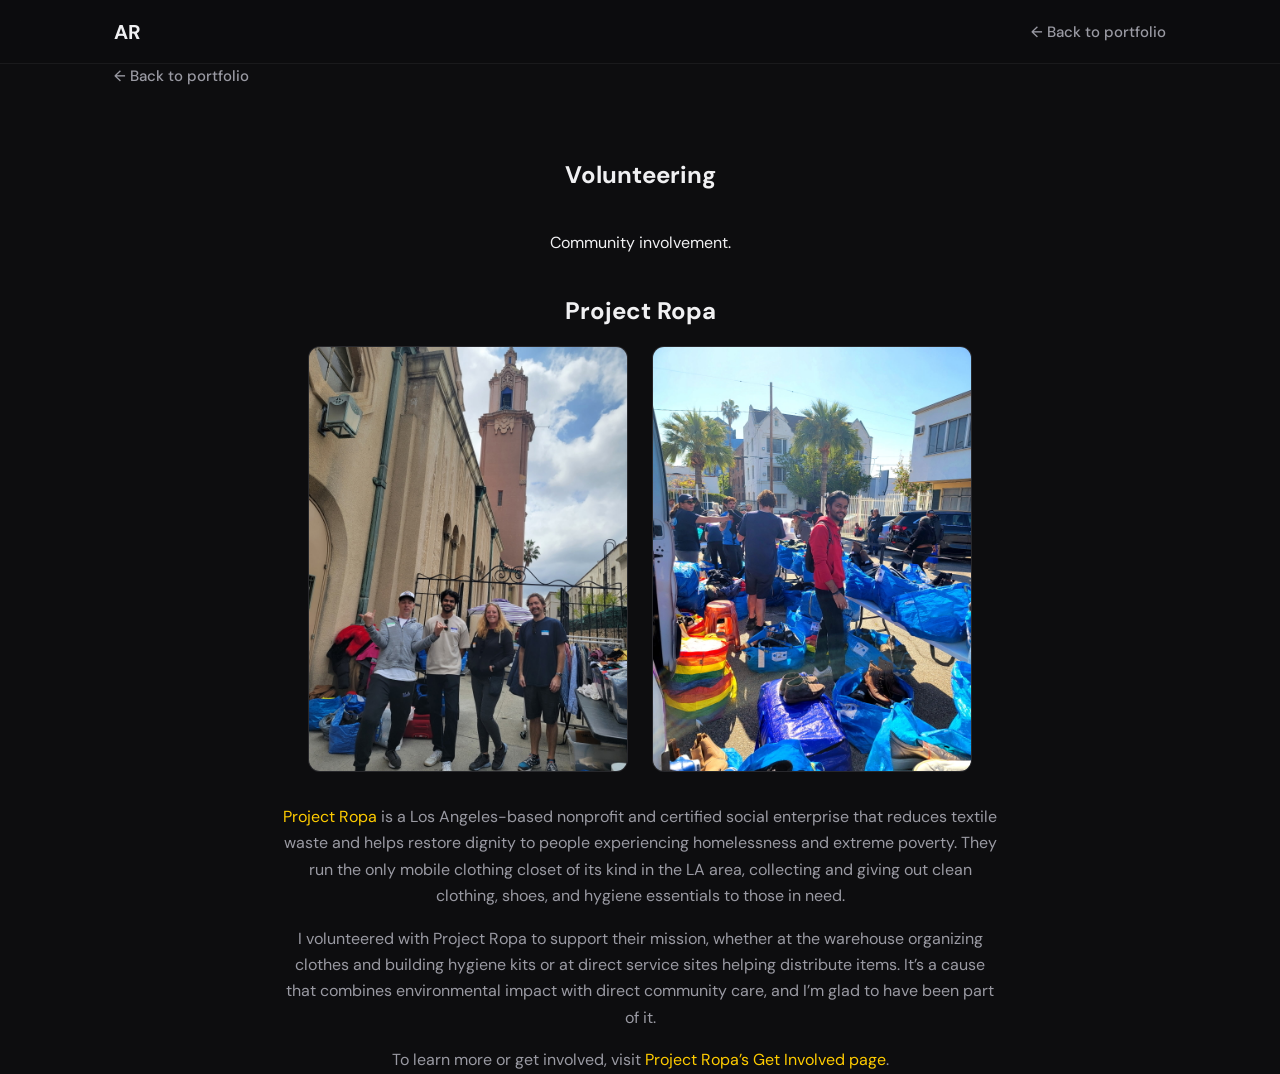
<file: volunteering/index.html>
<!DOCTYPE html>
<html lang="en">
<head>
  <meta charset="UTF-8" />
  <meta name="viewport" content="width=device-width, initial-scale=1.0" />
  <meta name="description" content="Volunteering, Aditya Roy Chowdhury. Community involvement." />
  <title>Volunteering | Aditya Roy Chowdhury</title>
  <link rel="preconnect" href="https://fonts.googleapis.com" />
  <link rel="preconnect" href="https://fonts.gstatic.com" crossorigin />
  <link href="https://fonts.googleapis.com/css2?family=DM+Sans:ital,opsz,wght@0,9..40,400;0,9..40,500;0,9..40,600;0,9..40,700&family=JetBrains+Mono:wght@400;500&display=swap" rel="stylesheet" />
  <link rel="stylesheet" href="../css/variables.css" />
  <link rel="stylesheet" href="../css/base.css" />
  <link rel="stylesheet" href="../css/layout.css" />
  <link rel="stylesheet" href="../css/subpages.css" />
</head>
<body>
  <header class="site-header">
    <nav class="nav" aria-label="Main">
      <a href="../index.html" class="nav__logo">AR</a>
      <a href="../index.html#outside" class="subpage-back" style="margin-left: auto; margin-bottom: 0;">← Back to portfolio</a>
    </nav>
  </header>

  <main class="main" style="padding-top: var(--header-height);">
    <section class="section section--volunteering">
      <div class="container">
        <a href="../index.html#outside" class="subpage-back">← Back to portfolio</a>
        <h1 class="section__title">Volunteering</h1>
        <p class="section__subtitle">Community involvement.</p>

        <article class="volunteering-article">
          <h2 class="section__title" style="font-size: 1.5rem; margin-bottom: var(--space-md);">Project Ropa</h2>
          <div class="volunteering-hero__images">
            <div class="volunteering-hero__image">
              <img src="images/project-ropa.jpg" alt="Project Ropa volunteer work" onerror="this.style.display='none';this.nextElementSibling.classList.add('is-visible')" />
              <div class="volunteering-hero__fallback" aria-hidden="true">Photo</div>
            </div>
            <div class="volunteering-hero__image">
              <img src="images/2144661834471914725.jpg" alt="Project Ropa volunteer work" onerror="this.style.display='none';this.nextElementSibling.classList.add('is-visible')" />
              <div class="volunteering-hero__fallback" aria-hidden="true">Photo</div>
            </div>
          </div>
          <div class="volunteering-content">
            <p><a href="https://www.projectropa.org/" target="_blank" rel="noopener noreferrer">Project Ropa</a> is a Los Angeles-based nonprofit and certified social enterprise that reduces textile waste and helps restore dignity to people experiencing homelessness and extreme poverty. They run the only mobile clothing closet of its kind in the LA area, collecting and giving out clean clothing, shoes, and hygiene essentials to those in need.</p>
            <p>I volunteered with Project Ropa to support their mission, whether at the warehouse organizing clothes and building hygiene kits or at direct service sites helping distribute items. It’s a cause that combines environmental impact with direct community care, and I’m glad to have been part of it.</p>
            <p>To learn more or get involved, visit <a href="https://www.projectropa.org/volunteer/" target="_blank" rel="noopener noreferrer">Project Ropa’s Get Involved page</a>.</p>
          </div>
        </article>
      </div>
    </section>
  </main>
</body>
</html>
</file>
<file: css/variables.css>
/* ===== Theme: dark + accent ===== */
:root {
  /* Backgrounds */
  --bg-primary: #0d0d0f;
  --bg-secondary: #141416;
  --bg-elevated: #1a1a1e;
  --bg-card: #161619;

  /* Text */
  --text-primary: #f0f0f2;
  --text-secondary: #9a9aa3;
  --text-muted: #6b6b73;

  /* Accent - USC Cardinal & Gold */
  --accent: #FFCC00; /* Gold */
  --accent-dim: #990000; /* Cardinal */
  --accent-glow: rgba(255, 204, 0, 0.25);

  /* Borders & surfaces */
  --border: rgba(255, 255, 255, 0.06);
  --border-focus: var(--accent);

  /* Typography */
  --font-sans: "DM Sans", system-ui, sans-serif;
  --font-mono: "JetBrains Mono", monospace;

  /* Spacing */
  --space-xs: 0.25rem;
  --space-sm: 0.5rem;
  --space-md: 1rem;
  --space-lg: 1.5rem;
  --space-xl: 2rem;
  --space-2xl: 3rem;
  --space-3xl: 4rem;

  /* Layout */
  --container: min(90vw, 1100px);
  --header-height: 4rem;

  /* Motion */
  --ease-out: cubic-bezier(0.22, 1, 0.36, 1);
  --ease-in-out: cubic-bezier(0.65, 0, 0.35, 1);
  --duration-fast: 0.2s;
  --duration-normal: 0.35s;
  --duration-slow: 0.5s;
}
</file>
<file: css/base.css>
/* ===== Base & reset ===== */
*, *::before, *::after {
  box-sizing: border-box;
}

html {
  scroll-behavior: smooth;
  /* Themed vertical scrollbar (Firefox) */
  scrollbar-width: thin;
  scrollbar-color: var(--accent) var(--bg-elevated);
}

/* Themed vertical scrollbar (Chrome / Safari / Edge) */
html::-webkit-scrollbar {
  width: 8px;
}
html::-webkit-scrollbar-track {
  background: var(--bg-elevated);
}
html::-webkit-scrollbar-thumb {
  background: var(--accent);
  border-radius: 4px;
}
html::-webkit-scrollbar-thumb:hover {
  background: var(--accent);
}
html::-webkit-scrollbar-thumb:active {
  background: var(--accent);
}

@media (prefers-reduced-motion: reduce) {
  html { scroll-behavior: auto; }
  .animate-in,
  .reveal { animation: none; transition: none; }
  .scroll-indicator::after { animation: none; }
}

body {
  margin: 0;
  font-family: var(--font-sans);
  font-size: 1rem;
  line-height: 1.6;
  color: var(--text-primary);
  background: var(--bg-primary);
  -webkit-font-smoothing: antialiased;
}

img {
  max-width: 100%;
  height: auto;
  display: block;
}

a {
  color: var(--accent);
  text-decoration: none;
  transition: color var(--duration-fast) var(--ease-out);
}
a:hover {
  color: var(--accent-dim);
}

button {
  font-family: inherit;
  cursor: pointer;
  border: none;
  background: none;
}

:focus-visible {
  outline: 2px solid var(--accent);
  outline-offset: 2px;
}

/* Selection */
::selection {
  background: var(--accent-glow);
  color: var(--text-primary);
}
</file>
<file: css/layout.css>
/* ===== Layout: container, header, footer ===== */
.container {
  width: 100%;
  max-width: var(--container);
  margin-inline: auto;
  padding-inline: var(--space-lg);
}

.container--narrow {
  max-width: 560px;
}

.container--wide {
  max-width: min(95vw, 1360px);
}

/* ----- Header ----- */
.site-header {
  position: fixed;
  top: 0;
  left: 0;
  right: 0;
  height: var(--header-height);
  z-index: 100;
  background: rgba(13, 13, 15, 0.85);
  backdrop-filter: blur(12px);
  border-bottom: 1px solid var(--border);
  transition: transform var(--duration-normal) var(--ease-out),
              background var(--duration-normal);
}

.site-header.hidden {
  transform: translateY(-100%);
}

.nav {
  display: flex;
  align-items: center;
  justify-content: space-between;
  height: 100%;
  max-width: var(--container);
  margin-inline: auto;
  padding-inline: var(--space-lg);
}

.nav__logo {
  font-weight: 700;
  font-size: 1.25rem;
  color: var(--text-primary);
  letter-spacing: 0.02em;
}
.nav__logo:hover {
  color: var(--accent);
}

.nav__links {
  display: flex;
  gap: var(--space-xl);
  list-style: none;
  margin: 0;
  padding: 0;
}

.nav__links a {
  color: var(--text-secondary);
  font-size: 0.9375rem;
  font-weight: 500;
}
.nav__links a:hover {
  color: var(--text-primary);
}

.nav__toggle {
  display: none;
  flex-direction: column;
  gap: 5px;
  padding: var(--space-sm);
}
.nav__toggle span {
  width: 22px;
  height: 2px;
  background: var(--text-primary);
  border-radius: 1px;
  transition: transform var(--duration-normal), opacity var(--duration-fast);
}

.nav--open .nav__toggle span:nth-child(1) {
  transform: translateY(7px) rotate(45deg);
}
.nav--open .nav__toggle span:nth-child(2) {
  opacity: 0;
}
.nav--open .nav__toggle span:nth-child(3) {
  transform: translateY(-7px) rotate(-45deg);
}

@media (max-width: 768px) {
  .nav__links {
    position: fixed;
    top: var(--header-height);
    left: 0;
    right: 0;
    flex-direction: column;
    padding: var(--space-xl);
    background: var(--bg-secondary);
    border-bottom: 1px solid var(--border);
    gap: var(--space-md);
    transform: translateY(-100%);
    opacity: 0;
    visibility: hidden;
    transition: transform var(--duration-normal) var(--ease-out),
                opacity var(--duration-normal),
                visibility var(--duration-normal);
  }
  .nav--open .nav__links {
    transform: translateY(0);
    opacity: 1;
    visibility: visible;
  }
  .nav__toggle {
    display: flex;
  }
}

/* ----- Footer ----- */
.site-footer {
  padding: var(--space-xl) var(--space-lg);
  border-top: 1px solid var(--border);
  text-align: center;
  color: var(--text-muted);
  font-size: 0.875rem;
}

.site-footer a {
  color: var(--text-secondary);
}
</file>
<file: css/subpages.css>
/* ===== Subpages: photography gallery, volunteering ===== */

/* ----- Back link ----- */
.subpage-back {
  display: inline-flex;
  align-items: center;
  gap: var(--space-sm);
  color: var(--text-secondary);
  font-size: 0.9375rem;
  font-weight: 500;
  margin-bottom: var(--space-2xl);
  transition: color var(--duration-fast);
}
.subpage-back:hover {
  color: var(--accent);
}

/* ----- Photography gallery ----- */
.gallery {
  display: grid;
  grid-template-columns: repeat(auto-fill, minmax(280px, 1fr));
  gap: var(--space-lg);
}

.gallery__item {
  position: relative;
  aspect-ratio: 4/3;
  background: var(--bg-elevated);
  border-radius: 12px;
  overflow: hidden;
  border: 1px solid var(--border);
  cursor: pointer;
  contain: layout paint;
  transform: translateZ(0);
}

.gallery__item img {
  width: 100%;
  height: 100%;
  object-fit: cover;
  display: block;
  transition: transform var(--duration-fast) var(--ease-out);
}

.gallery__item:hover img {
  transform: scale(1.02);
}

/* Gallery expand overlay - click outside to close */
.gallery-overlay {
  position: fixed;
  inset: 0;
  z-index: 100;
  display: flex;
  align-items: center;
  justify-content: center;
  padding: var(--space-xl);
  visibility: hidden;
  opacity: 0;
  transition: opacity var(--duration-normal) var(--ease-out);
}

.gallery-overlay.is-open,
.gallery-overlay.gallery-overlay--closing {
  visibility: visible;
}

.gallery-overlay.is-open {
  opacity: 1;
}

.gallery-overlay__backdrop {
  position: absolute;
  inset: 0;
  background: rgba(0, 0, 0, 0.85);
  cursor: pointer;
}

.gallery-overlay__inner {
  position: relative;
  z-index: 1;
  max-width: min(90vw, 720px);
  max-height: min(85vh, 720px);
  border-radius: 12px;
  overflow: hidden;
  border: 1px solid var(--border);
  box-shadow: 0 24px 48px rgba(0, 0, 0, 0.5);
  pointer-events: auto;
}

.gallery-overlay__inner img {
  width: 100%;
  height: 100%;
  object-fit: contain;
  display: block;
  max-width: min(90vw, 720px);
  max-height: min(85vh, 720px);
}

.gallery-empty {
  text-align: center;
  color: var(--text-muted);
  padding: var(--space-3xl);
  font-size: 1.0625rem;
}

/* ----- Volunteering / long-form ----- */
.section--volunteering .container {
  display: flex;
  flex-direction: column;
  align-items: center;
  text-align: center;
}

.section--volunteering .subpage-back {
  align-self: flex-start;
}

.volunteering-article {
  display: flex;
  flex-direction: column;
  align-items: center;
  text-align: center;
  margin-inline: auto;
}

.volunteering-hero {
  margin-bottom: var(--space-2xl);
}

.volunteering-hero__images {
  display: flex;
  flex-wrap: wrap;
  justify-content: center;
  gap: var(--space-lg);
  margin-bottom: var(--space-xl);
}

.volunteering-hero__image {
  width: 100%;
  max-width: 320px;
  border-radius: 12px;
  overflow: hidden;
  border: 1px solid var(--border);
  background: var(--bg-elevated);
}

.volunteering-hero__image img {
  width: 100%;
  height: auto;
  display: block;
}

.volunteering-hero__fallback {
  display: none;
  min-height: 200px;
  align-items: center;
  justify-content: center;
  color: var(--text-muted);
  font-size: 0.9375rem;
}
.volunteering-hero__fallback.is-visible {
  display: flex;
}
.volunteering-hero__fallback code {
  font-size: 0.8125rem;
  color: var(--text-secondary);
}

.volunteering-content {
  max-width: 65ch;
  margin-inline: auto;
  text-align: center;
}

.volunteering-content p {
  margin: 0 0 var(--space-md);
  color: var(--text-secondary);
  line-height: 1.65;
}

.volunteering-content p:last-child {
  margin-bottom: 0;
}

.volunteering-content a {
  color: var(--accent);
}
.volunteering-content a:hover {
  text-decoration: underline;
}
</file>
